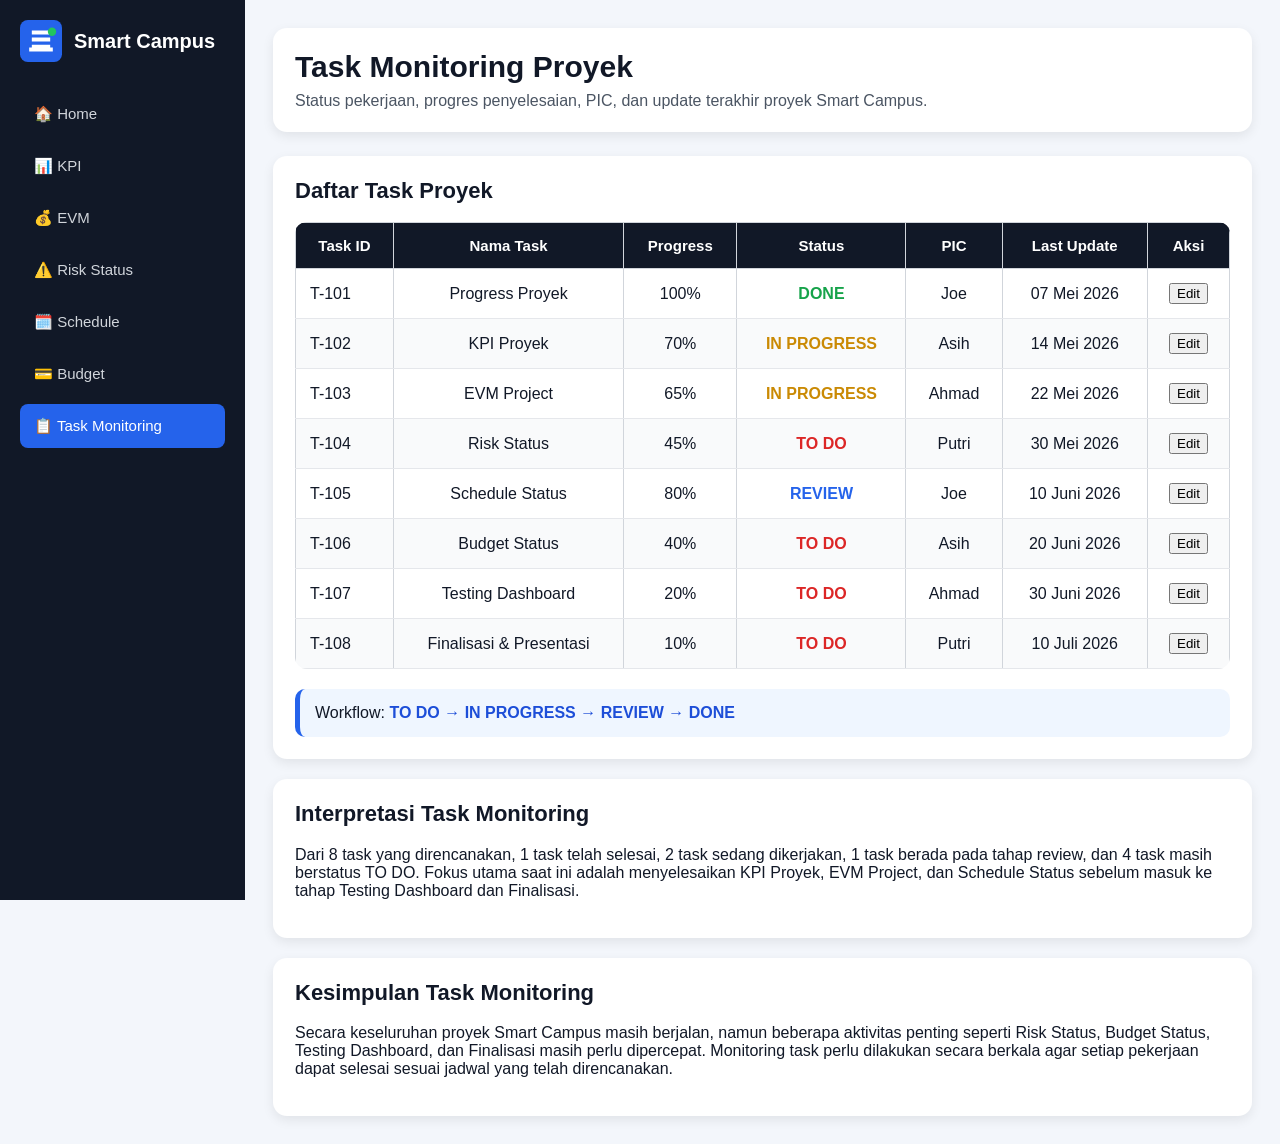
<file: pages/task.html>
<!DOCTYPE html>
<html lang="id">
<head>
  <meta charset="UTF-8">
  <title>Task Monitoring</title>
  <link rel="stylesheet" href="../css/style.css">
</head>
<body>

  <aside class="sidebar">
    <div class="logo-box">
      <img src="../images/logo.svg" alt="Logo">
      <h2>Smart Campus</h2>
    </div>

    <nav class="menu">
      <a href="../index.html">🏠 Home</a>
      <a href="kpi.html">📊 KPI</a>
      <a href="evm.html">💰 EVM</a>
      <a href="risk.html">⚠️ Risk Status</a>
      <a href="schedule.html">🗓️ Schedule</a>
      <a href="budget.html">💳 Budget</a>
      <a class="active" href="task.html">📋 Task Monitoring</a>
    </nav>
  </aside>

  <main class="main">

    <div class="header">
      <h1>Task Monitoring Proyek</h1>
      <p>Status pekerjaan, progres penyelesaian, PIC, dan update terakhir proyek Smart Campus.</p>
    </div>

    <div class="grid">

      <div class="card full">
        <h2>Daftar Task Proyek</h2>

        <table class="task-table">
          <thead>
            <tr>
              <th>Task ID</th>
              <th>Nama Task</th>
              <th>Progress</th>
              <th>Status</th>
              <th>PIC</th>
              <th>Last Update</th>
              <th>Aksi</th>
            </tr>
          </thead>

          <tbody>
            <tr>
              <td>T-101</td>
              <td>Progress Proyek</td>
              <td>100%</td>
              <td><span class="status-done">DONE</span></td>
              <td>Joe</td>
              <td>07 Mei 2026</td>
              <td><button>Edit</button></td>
            </tr>

            <tr>
              <td>T-102</td>
              <td>KPI Proyek</td>
              <td>70%</td>
              <td><span class="status-progress">IN PROGRESS</span></td>
              <td>Asih</td>
              <td>14 Mei 2026</td>
              <td><button>Edit</button></td>
            </tr>

            <tr>
              <td>T-103</td>
              <td>EVM Project</td>
              <td>65%</td>
              <td><span class="status-progress">IN PROGRESS</span></td>
              <td>Ahmad</td>
              <td>22 Mei 2026</td>
              <td><button>Edit</button></td>
            </tr>

            <tr>
              <td>T-104</td>
              <td>Risk Status</td>
              <td>45%</td>
              <td><span class="status-todo">TO DO</span></td>
              <td>Putri</td>
              <td>30 Mei 2026</td>
              <td><button>Edit</button></td>
            </tr>

            <tr>
              <td>T-105</td>
              <td>Schedule Status</td>
              <td>80%</td>
              <td><span class="status-review">REVIEW</span></td>
              <td>Joe</td>
              <td>10 Juni 2026</td>
              <td><button>Edit</button></td>
            </tr>

            <tr>
              <td>T-106</td>
              <td>Budget Status</td>
              <td>40%</td>
              <td><span class="status-todo">TO DO</span></td>
              <td>Asih</td>
              <td>20 Juni 2026</td>
              <td><button>Edit</button></td>
            </tr>

            <tr>
              <td>T-107</td>
              <td>Testing Dashboard</td>
              <td>20%</td>
              <td><span class="status-todo">TO DO</span></td>
              <td>Ahmad</td>
              <td>30 Juni 2026</td>
              <td><button>Edit</button></td>
            </tr>

            <tr>
              <td>T-108</td>
              <td>Finalisasi & Presentasi</td>
              <td>10%</td>
              <td><span class="status-todo">TO DO</span></td>
              <td>Putri</td>
              <td>10 Juli 2026</td>
              <td><button>Edit</button></td>
            </tr>
          </tbody>
        </table>

        <div class="workflow-box">
          Workflow:
          <strong>TO DO → IN PROGRESS → REVIEW → DONE</strong>
        </div>
      </div>

      <div class="card full">
        <h2>Interpretasi Task Monitoring</h2>
        <p>
          Dari 8 task yang direncanakan, 1 task telah selesai, 2 task sedang dikerjakan,
          1 task berada pada tahap review, dan 4 task masih berstatus TO DO.
          Fokus utama saat ini adalah menyelesaikan KPI Proyek, EVM Project, dan Schedule Status
          sebelum masuk ke tahap Testing Dashboard dan Finalisasi.
        </p>
      </div>

      <div class="card full">
        <h2>Kesimpulan Task Monitoring</h2>
        <p>
          Secara keseluruhan proyek Smart Campus masih berjalan, namun beberapa aktivitas penting
          seperti Risk Status, Budget Status, Testing Dashboard, dan Finalisasi masih perlu dipercepat.
          Monitoring task perlu dilakukan secara berkala agar setiap pekerjaan dapat selesai sesuai
          jadwal yang telah direncanakan.
        </p>
      </div>

    </div>

  </main>

</body>
</html>
</file>
<file: css/style.css>
* {
  box-sizing: border-box;
}

body {
  margin: 0;
  font-family: Arial, sans-serif;
  background: #f3f6fb;
  color: #111827;
}

.sidebar {
  position: fixed;
  top: 0;
  left: 0;
  width: 245px;
  height: 100vh;
  background: #111827;
  color: white;
  padding: 20px;
}

.logo-box {
  display: flex;
  align-items: center;
  gap: 12px;
  margin-bottom: 30px;
}

.logo-box img {
  width: 42px;
  height: 42px;
}

.logo-box h2 {
  font-size: 20px;
  margin: 0;
}

.menu a {
  display: block;
  color: #d1d5db;
  text-decoration: none;
  padding: 13px 14px;
  border-radius: 8px;
  margin-bottom: 8px;
  font-size: 15px;
}

.menu a:hover,
.menu a.active {
  background: #2563eb;
  color: white;
}

.main {
  margin-left: 245px;
  padding: 28px;
}

.header {
  background: white;
  border-radius: 14px;
  padding: 22px;
  margin-bottom: 24px;
  box-shadow: 0 4px 12px rgba(0, 0, 0, 0.08);
}

.header h1 {
  margin: 0 0 8px 0;
  font-size: 30px;
}

.header p {
  margin: 0;
  color: #4b5563;
}

.grid {
  display: grid;
  grid-template-columns: repeat(2, 1fr);
  gap: 20px;
}

.card {
  background: white;
  border-radius: 14px;
  padding: 22px;
  box-shadow: 0 4px 12px rgba(0, 0, 0, 0.08);
}

.card h2 {
  margin-top: 0;
  font-size: 22px;
}

.card.full {
  grid-column: span 2;
}

.progress-wrap {
  background: #e5e7eb;
  border-radius: 20px;
  overflow: hidden;
  margin: 18px 0;
}

.progress-bar {
  background: #22c55e;
  color: white;
  width: 68%;
  padding: 12px;
  text-align: center;
  font-weight: bold;
}

.kpi-row {
  display: flex;
  justify-content: space-between;
  padding: 14px;
  background: #f9fafb;
  border-radius: 10px;
  margin-bottom: 12px;
}

.status-green {
  color: #16a34a;
  font-weight: bold;
}

.status-yellow {
  color: #ca8a04;
  font-weight: bold;
}

.status-red {
  color: #dc2626;
  font-weight: bold;
}
.status-done {
  color: #16a34a;
  font-weight: bold;
}

.status-progress {
  color: #ca8a04;
  font-weight: bold;
}

.status-review {
  color: #2563eb;
  font-weight: bold;
}

.status-todo {
  color: #dc2626;
  font-weight: bold;
}
table {
  width: 100%;
  border-collapse: collapse;
  margin-top: 12px;
}

th {
  background: #111827;
  color: white;
}

th,
td {
  border: 1px solid #d1d5db;
  padding: 12px;
  text-align: center;
}

.budget-box {
  display: grid;
  grid-template-columns: repeat(3, 1fr);
  gap: 18px;
}

.budget-item {
  background: #f9fafb;
  border-radius: 12px;
  padding: 18px;
  text-align: center;
}

.chart-box {
  height: 320px;
}

.footer-note {
  margin-top: 24px;
  background: #dcfce7;
  color: #166534;
  padding: 16px;
  border-radius: 12px;
}
/* ==========================================
TASK MONITORING JIRA
========================================== */

.status-blue {
  color: #2563eb;
  font-weight: bold;
}

.task-table {
  width: 100%;
  border-collapse: collapse;
  margin-top: 15px;
  overflow: hidden;
  border-radius: 12px;
}

.task-table thead tr {
  background: #111827;
  color: white;
}

.task-table th {
  padding: 14px;
  font-size: 15px;
  text-align: center;
}

.task-table td {
  padding: 14px;
  border-bottom: 1px solid #e5e7eb;
}

.task-table tbody tr:nth-child(even) {
  background: #f9fafb;
}

.task-table tbody tr:hover {
  background: #eff6ff;
  transition: 0.3s;
}

.task-table td:first-child {
  text-align: left;
  font-weight: 500;
}

.task-table td:last-child {
  text-align: center;
  font-weight: bold;
}

.workflow-box {
  margin-top: 20px;
  padding: 15px;
  background: #eff6ff;
  border-left: 5px solid #2563eb;
  border-radius: 10px;
}

.workflow-box strong {
  color: #1d4ed8;
}

/* Responsive */

@media (max-width: 768px) {
  .grid {
    grid-template-columns: 1fr;
  }

  .card.full {
    grid-column: span 1;
  }

  .sidebar {
    position: relative;
    width: 100%;
    height: auto;
  }

  .main {
    margin-left: 0;
  }

  .budget-box {
    grid-template-columns: 1fr;
  }
}
</file>
